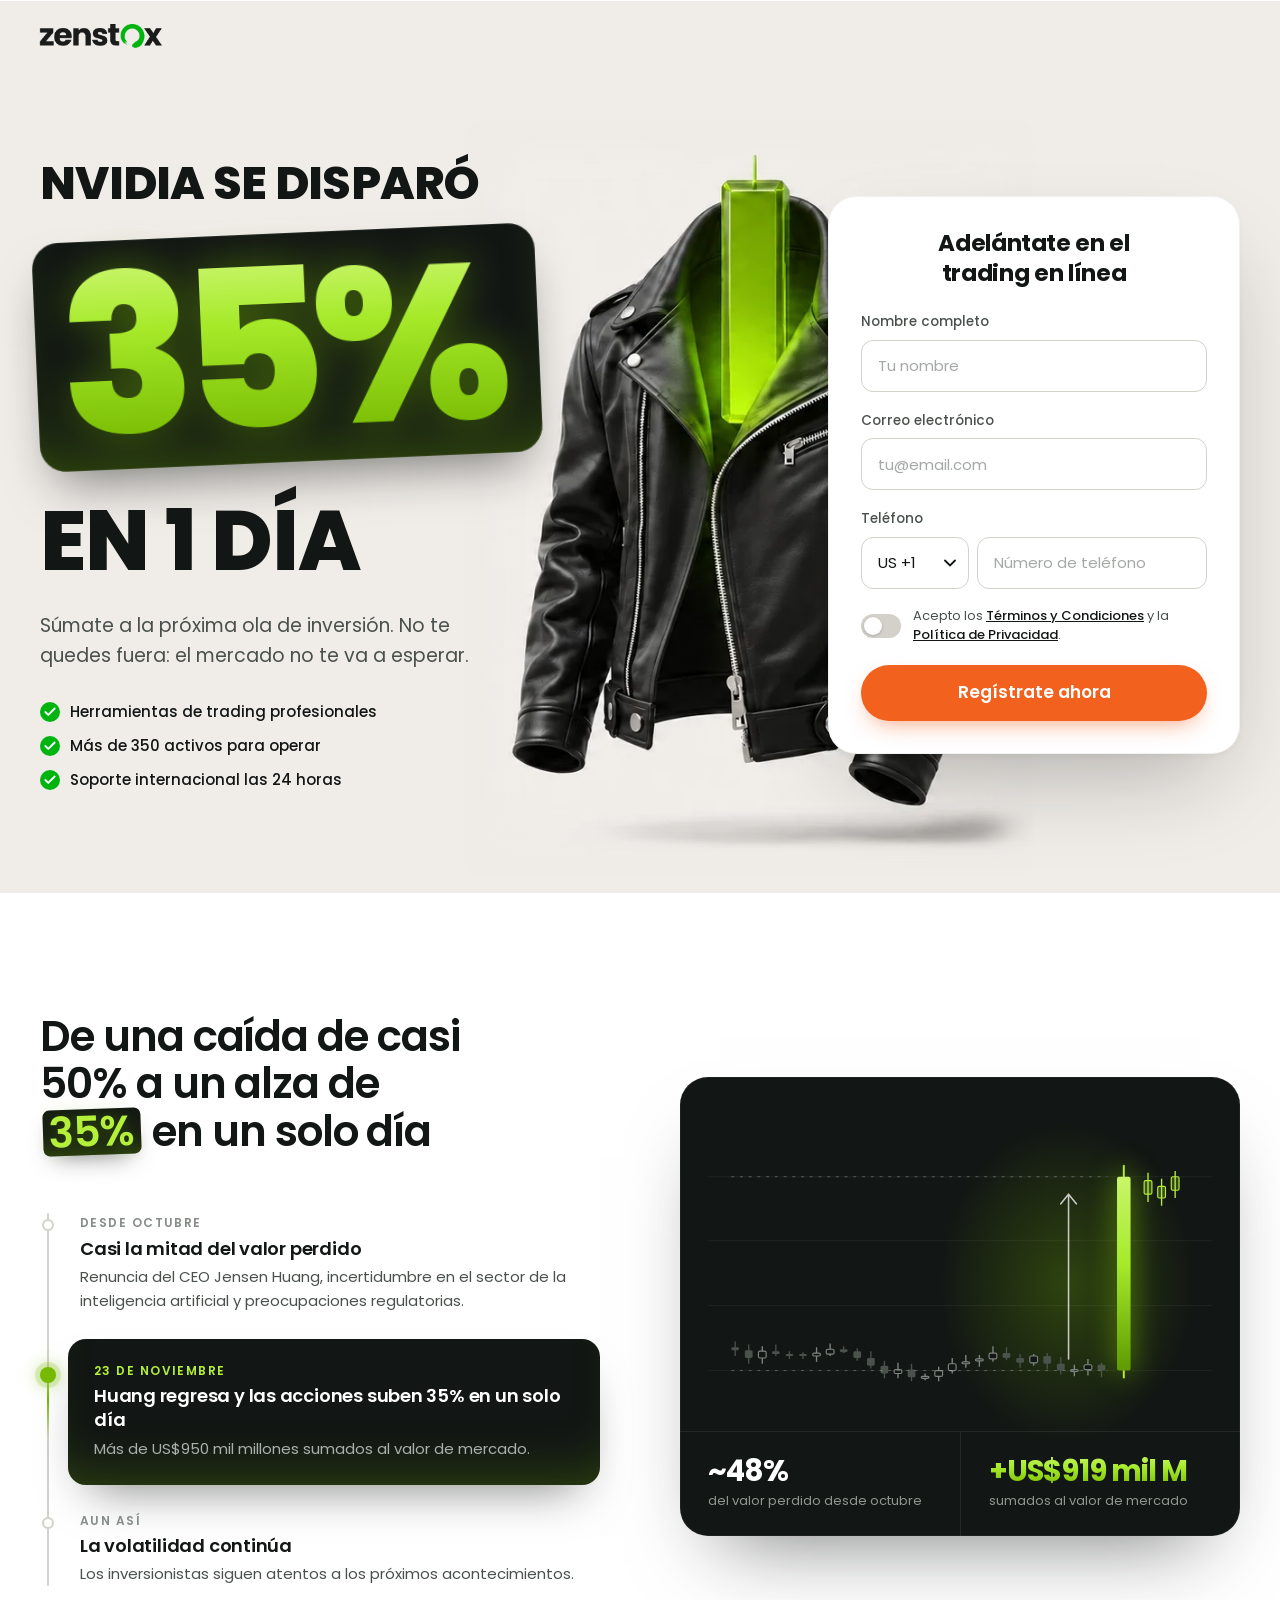
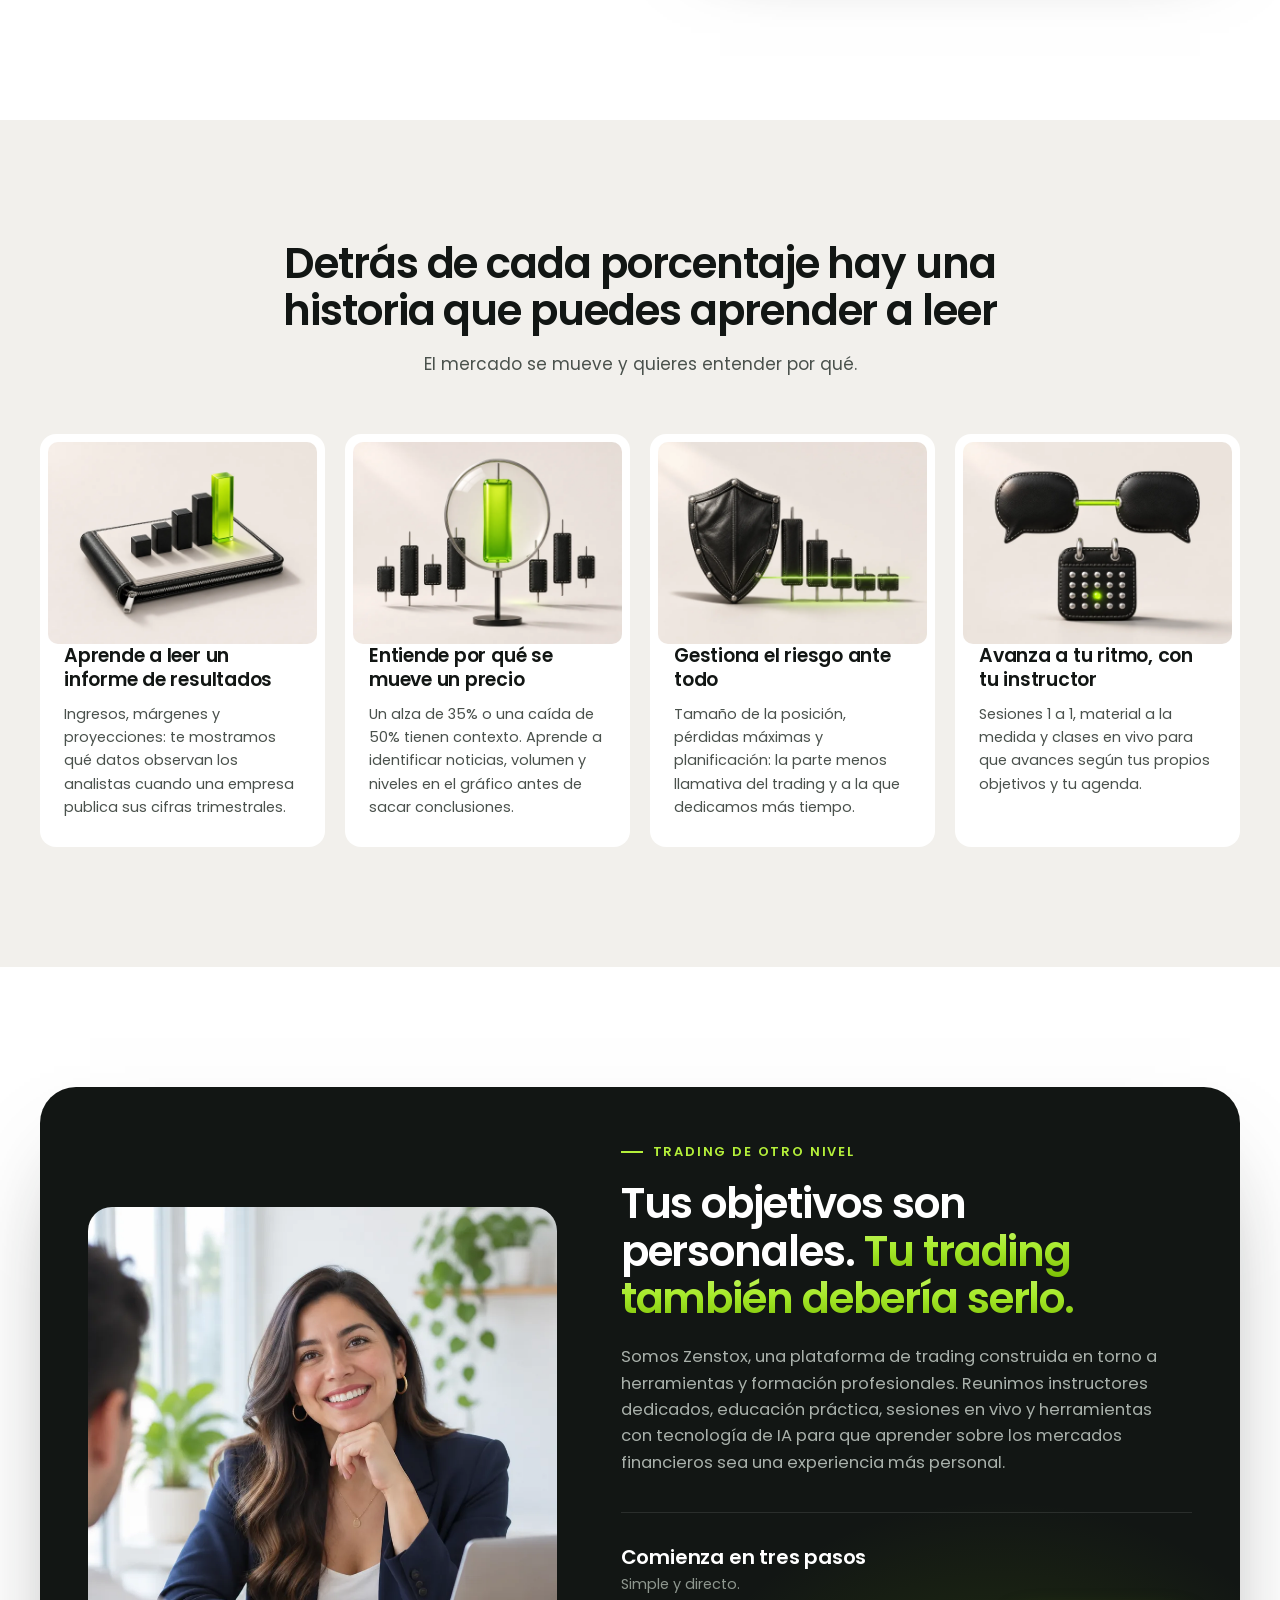
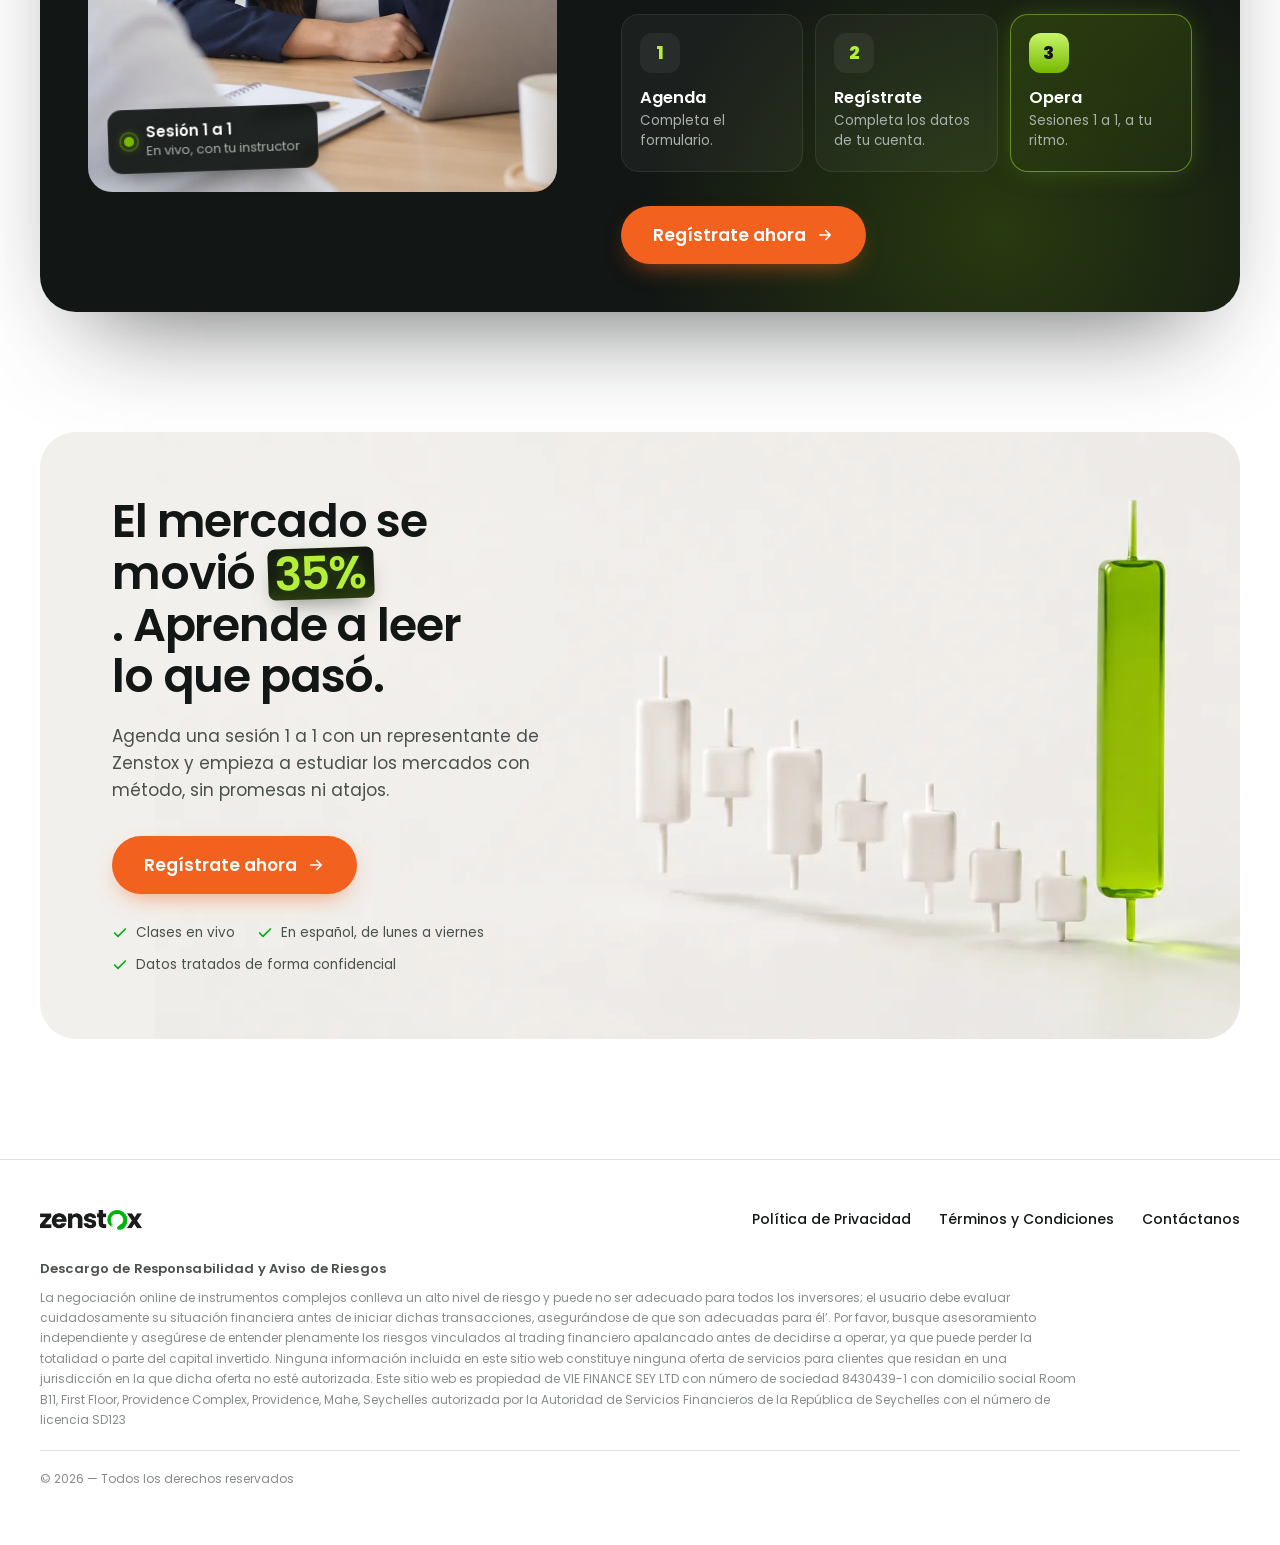
<file: index.html>
<!DOCTYPE html>
<html lang="es-419">
<head>
  <meta charset="utf-8">
  <meta name="viewport" content="width=device-width, initial-scale=1">
  <title>Zenstox | NVIDIA se disparó 35% en 1 día — regístrate ahora</title>
  <meta name="description" content="NVIDIA se disparó 35% en un solo día. Súmate a la próxima ola de inversión con Zenstox: herramientas de trading profesionales, más de 350 activos y soporte las 24 horas.">
  <meta name="theme-color" content="#ECE8E7">
  <link rel="icon" href="assets/favicon.png">
  <link rel="preconnect" href="https://fonts.googleapis.com">
  <link rel="preconnect" href="https://fonts.gstatic.com" crossorigin>
  <link href="https://fonts.googleapis.com/css2?family=Poppins:wght@400;500;600;700;800&display=swap" rel="stylesheet">
  <link rel="stylesheet" href="style.css">
  <link rel="preload" as="image" href="assets/img/hero-jacket.webp">
  <!-- adds "js" only when motion is wanted; without it everything stays visible and static -->
  <script>if(!matchMedia("(prefers-reduced-motion: reduce)").matches&&"IntersectionObserver" in window)document.documentElement.classList.add("js")</script>
</head>
<body>

  <svg width="0" height="0" style="position:absolute" aria-hidden="true" focusable="false">
    <symbol id="i-check" viewBox="0 0 24 24"><path d="M20 6 9 17l-5-5"/></symbol>
    <symbol id="i-arrow" viewBox="0 0 24 24"><path d="M5 12h14M13 6l6 6-6 6"/></symbol>
    <symbol id="i-up" viewBox="0 0 24 24"><path d="M7 17 17 7M8 7h9v9"/></symbol>
    <symbol id="i-shield" viewBox="0 0 24 24"><path d="M20 13c0 5-3.5 7.5-7.66 8.95a1 1 0 0 1-.67-.01C7.5 20.5 4 18 4 13V6a1 1 0 0 1 1-1c2 0 4.5-1.2 6.24-2.72a1.17 1.17 0 0 1 1.52 0C14.51 3.81 17 5 19 5a1 1 0 0 1 1 1z"/></symbol>
  </svg>

  <!-- ============ HEADER ============ -->
  <header class="site-header">
    <div class="container site-header__inner">
      <a class="logo" href="#" aria-label="Zenstox">
        <img src="assets/logo-zenstox.png" alt="Zenstox" width="122" height="24">
      </a>
    </div>
  </header>

  <main>

    <!-- ============ HERO ============ -->
    <!-- Same layout as the previous design: full-bleed background art, headline left, form card right.
         ART: cut-outs from assets/img/raw/hero-jacket-gpus.webp — hero-jacket.webp (between text and form),
         hero-gpu-a/b.webp (right of the form, wide screens only), hero-jacket-m.webp (mobile). -->
    <section class="hero">
      <div class="hero__bg" aria-hidden="true"></div>

      <div class="container hero__inner">
        <div class="hero__art" aria-hidden="true">
          <img class="hero__jacket" src="assets/img/hero-jacket.webp" alt="" width="630" height="835" fetchpriority="high">
          <img class="hero__gpu hero__gpu--a" src="assets/img/hero-gpu-a.webp" alt="" width="225" height="295">
          <img class="hero__gpu hero__gpu--b" src="assets/img/hero-gpu-b.webp" alt="" width="405" height="305">
        </div>
        <div class="hero__copy">
          <h1 class="h1" aria-label="NVIDIA se disparó 35% en 1 día">
            <span class="h1__pre" aria-hidden="true">NVIDIA se disparó</span>
            <span class="h1__num" aria-hidden="true"><span class="h1__val"><span class="h1__digits" data-count="35">35</span>%</span></span>
            <span class="h1__small" aria-hidden="true">en 1 día</span>
          </h1>
          <img class="hero__art-m" src="assets/img/hero-jacket-m.webp" alt="" width="630" height="835" aria-hidden="true">
          <p class="hero__lead">Súmate a la próxima ola de inversión. No te quedes fuera: el mercado no te va a esperar.</p>
          <ul class="checks">
            <li><svg class="icon" aria-hidden="true"><use href="#i-check"/></svg>Herramientas de trading profesionales</li>
            <li><svg class="icon" aria-hidden="true"><use href="#i-check"/></svg>Más de 350 activos para operar</li>
            <li><svg class="icon" aria-hidden="true"><use href="#i-check"/></svg>Soporte internacional las 24 horas</li>
          </ul>
        </div>

        <!-- DEV: visual only. Wire up action/method, validation and the full country list (design shows US +1). -->
        <form class="form" id="lead-form" action="#" method="post">
          <h2 class="form__title">Adelántate en el<br>trading en línea</h2>
          <div class="field">
            <label for="f-name">Nombre completo</label>
            <input class="input" id="f-name" name="name" type="text" placeholder="Tu nombre" autocomplete="name">
          </div>
          <div class="field">
            <label for="f-email">Correo electrónico</label>
            <input class="input" id="f-email" name="email" type="email" placeholder="tu@email.com" autocomplete="email">
          </div>
          <div class="field">
            <label for="f-phone">Teléfono</label>
            <div class="phone">
              <select class="input input--select" name="country" aria-label="Código de país">
                <option value="+1">US +1</option>
              </select>
              <input class="input" id="f-phone" name="phone" type="tel" placeholder="Número de teléfono" autocomplete="tel-national">
            </div>
          </div>
          <label class="consent">
            <input class="switch" type="checkbox" name="consent">
            <span>Acepto los <a href="https://latam.zenstox.live/assets/Zenstox/en/Documents/Terms_and_conditions_EN.pdf" target="_blank" rel="noopener">Términos y Condiciones</a> y la <a href="https://latam.zenstox.live/assets/Zenstox/en/Documents/Privacy_policy_EN.pdf" target="_blank" rel="noopener">Política de Privacidad</a>.</span>
          </label>
          <button class="btn btn--block btn--submit" type="submit">Regístrate ahora</button>
        </form>
      </div>
    </section>

    <!-- ============ STORY ============ -->
    <section class="story">
      <div class="container story__grid">

        <div class="story__copy">
          <h2 class="h2 reveal">De una caída de casi 50% a un alza de <mark class="hl">35%</mark> en un solo día</h2>

          <ol class="log">
            <li class="log__item reveal">
              <span class="log__date">Desde octubre</span>
              <div>
                <h3 class="log__title">Casi la mitad del valor perdido</h3>
                <p class="log__text">Renuncia del CEO Jensen Huang, incertidumbre en el sector de la inteligencia artificial y preocupaciones regulatorias.</p>
              </div>
            </li>
            <li class="log__item log__item--up reveal">
              <span class="log__date">23 de noviembre</span>
              <div>
                <h3 class="log__title">Huang regresa y las acciones suben 35% en un solo día</h3>
                <p class="log__text">Más de US$950 mil millones sumados al valor de mercado.</p>
              </div>
            </li>
            <li class="log__item reveal">
              <span class="log__date">Aun así</span>
              <div>
                <h3 class="log__title">La volatilidad continúa</h3>
                <p class="log__text">Los inversionistas siguen atentos a los próximos acontecimientos.</p>
              </div>
            </li>
          </ol>
        </div>

        <figure class="chart reveal">
          <svg class="chart__svg" viewBox="0 0 520 320" role="img" aria-label="Gráfico ilustrativo de velas: el precio baja lentamente y luego una sola vela sube cerca de 35%.">
            <defs><linearGradient id="spikeGrad" x1="0" y1="0" x2="0" y2="1"><stop offset="0" stop-color="#C8F56A"/><stop offset=".45" stop-color="#A6EA2A"/><stop offset="1" stop-color="#5E9A00"/></linearGradient></defs>
            <g class="chart__grid"><path d="M0 74H520M0 140H520M0 207H520M0 274H520"/></g>
            <g class="chart__past">
              <g class="cndl c-dn"><path d="M28 244V259"/><rect x="24" y="250" width="8" height="3" rx="1.5"/></g>
              <g class="cndl c-dn"><path d="M42 247V267"/><rect x="38" y="253" width="8" height="8" rx="1.5"/></g>
              <g class="cndl c-up"><path d="M56 249V267"/><rect x="52" y="254" width="8" height="7" rx="1.5"/></g>
              <g class="cndl c-dn"><path d="M70 247V259"/><rect x="66" y="254" width="8" height="3" rx="1.5"/></g>
              <g class="cndl c-dn"><path d="M84 254V262"/><rect x="80" y="257" width="8" height="2" rx="1.5"/></g>
              <g class="cndl c-dn"><path d="M98 255V262"/><rect x="94" y="257" width="8" height="2" rx="1.5"/></g>
              <g class="cndl c-up"><path d="M112 250V265"/><rect x="108" y="256" width="8" height="3" rx="1.5"/></g>
              <g class="cndl c-up"><path d="M126 246V259"/><rect x="122" y="252" width="8" height="5" rx="1.5"/></g>
              <g class="cndl c-dn"><path d="M140 249V256"/><rect x="136" y="252" width="8" height="3" rx="1.5"/></g>
              <g class="cndl c-dn"><path d="M154 251V264"/><rect x="150" y="254" width="8" height="7" rx="1.5"/></g>
              <g class="cndl c-dn"><path d="M168 254V272"/><rect x="164" y="261" width="8" height="8" rx="1.5"/></g>
              <g class="cndl c-dn"><path d="M182 264V282"/><rect x="178" y="269" width="8" height="8" rx="1.5"/></g>
              <g class="cndl c-up"><path d="M196 266V282"/><rect x="192" y="273" width="8" height="4" rx="1.5"/></g>
              <g class="cndl c-dn"><path d="M210 267V285"/><rect x="206" y="273" width="8" height="8" rx="1.5"/></g>
              <g class="cndl c-up"><path d="M224 277V284"/><rect x="220" y="280" width="8" height="2" rx="1.5"/></g>
              <g class="cndl c-up"><path d="M238 270V285"/><rect x="234" y="274" width="8" height="6" rx="1.5"/></g>
              <g class="cndl c-up"><path d="M252 261V277"/><rect x="248" y="267" width="8" height="7" rx="1.5"/></g>
              <g class="cndl c-up"><path d="M266 258V271"/><rect x="262" y="265" width="8" height="2" rx="1.5"/></g>
              <g class="cndl c-up"><path d="M280 258V270"/><rect x="276" y="262" width="8" height="2" rx="1.5"/></g>
              <g class="cndl c-up"><path d="M294 249V265"/><rect x="290" y="256" width="8" height="6" rx="1.5"/></g>
              <g class="cndl c-dn"><path d="M308 250V263"/><rect x="304" y="256" width="8" height="5" rx="1.5"/></g>
              <g class="cndl c-dn"><path d="M322 257V271"/><rect x="318" y="261" width="8" height="5" rx="1.5"/></g>
              <g class="cndl c-up"><path d="M336 257V269"/><rect x="332" y="259" width="8" height="7" rx="1.5"/></g>
              <g class="cndl c-dn"><path d="M350 256V273"/><rect x="346" y="259" width="8" height="8" rx="1.5"/></g>
              <g class="cndl c-dn"><path d="M364 260V278"/><rect x="360" y="267" width="8" height="7" rx="1.5"/></g>
              <g class="cndl c-up"><path d="M378 268V280"/><rect x="374" y="273" width="8" height="2" rx="1.5"/></g>
              <g class="cndl c-up"><path d="M392 262V279"/><rect x="388" y="268" width="8" height="5" rx="1.5"/></g>
              <g class="cndl c-dn"><path d="M406 266V281"/><rect x="402" y="268" width="8" height="6" rx="1.5"/></g>
            </g>
            <g class="chart__levels"><path d="M24 74H412M24 274H412"/></g>
            <g class="chart__spike">
              <path class="chart__wick" d="M429 62V282"/>
              <rect class="chart__body" x="422" y="74" width="14" height="200" rx="2"/>
            </g>
            <g class="chart__after">
              <g class="cndl c-hi"><path d="M454 70V100"/><rect x="450" y="78" width="8" height="14" rx="1.5"/></g>
              <g class="cndl c-hi"><path d="M468 76V104"/><rect x="464" y="84" width="8" height="12" rx="1.5"/></g>
              <g class="cndl c-hi"><path d="M482 68V96"/><rect x="478" y="74" width="8" height="14" rx="1.5"/></g>
            </g>
            <g class="chart__label">
              <path class="chart__arrow" d="M372 262V92M364 102l8-10 8 10"/>
            </g>
          </svg>
          <div class="chart__stats">
            <div class="stat">
              <p class="stat__value"><span data-count="50" data-prefix="~">~50</span>%</p>
              <p class="stat__label">del valor perdido desde octubre</p>
            </div>
            <div class="stat stat--up">
              <p class="stat__value">+US$<span data-count="950">950</span> mil&nbsp;M</p>
              <p class="stat__label">sumados al valor de mercado</p>
            </div>
          </div>
        </figure>

      </div>
    </section>

    <!-- ============ BENEFITS ============ -->
    <section class="benefits">
      <div class="container">
        <div class="section-head">
          <h2 class="h2 reveal">Detrás de cada porcentaje hay una historia que puedes aprender a leer</h2>
          <p class="section-head__sub reveal">El mercado se mueve y quieres entender por qué.</p>
        </div>

        <div class="benefits__grid">
          <article class="benefit reveal">
            <div class="benefit__img"><img src="assets/img/b1-report-dark.webp" alt="" width="1168" height="880" loading="lazy"></div>
            <h3 class="benefit__title">Aprende a leer un informe de resultados</h3>
            <p class="benefit__text">Ingresos, márgenes y proyecciones: te mostramos qué datos observan los analistas cuando una empresa publica sus cifras trimestrales.</p>
          </article>
          <article class="benefit reveal">
            <div class="benefit__img"><img src="assets/img/b2-lens-dark.webp" alt="" width="1168" height="880" loading="lazy"></div>
            <h3 class="benefit__title">Entiende por qué se mueve un precio</h3>
            <p class="benefit__text">Un alza de 35% o una caída de 50% tienen contexto. Aprende a identificar noticias, volumen y niveles en el gráfico antes de sacar conclusiones.</p>
          </article>
          <article class="benefit reveal">
            <div class="benefit__img"><img src="assets/img/b3-shield-dark.webp" alt="" width="1168" height="880" loading="lazy"></div>
            <h3 class="benefit__title">Gestiona el riesgo ante todo</h3>
            <p class="benefit__text">Tamaño de la posición, pérdidas máximas y planificación: la parte menos llamativa del trading y a la que dedicamos más tiempo.</p>
          </article>
          <article class="benefit reveal">
            <div class="benefit__img"><img src="assets/img/b4-bubbles-dark.webp" alt="" width="1168" height="880" loading="lazy"></div>
            <h3 class="benefit__title">Avanza a tu ritmo, con tu instructor</h3>
            <p class="benefit__text">Sesiones 1&nbsp;a&nbsp;1, material a la medida y clases en vivo para que avances según tus propios objetivos y tu agenda.</p>
          </article>
        </div>
      </div>
    </section>

    <!-- ============ ABOUT (instructor) ============ -->
    <section class="about">
      <div class="container">
       <div class="about__grid">
        <figure class="about__media reveal">
          <img src="assets/img/instructor.webp" alt="Instructora de Zenstox en una sesión 1 a 1 con un alumno" width="896" height="1120" loading="lazy">
          <figcaption class="about__chip"><i></i><span><b>Sesión 1&nbsp;a&nbsp;1</b>En vivo, con tu instructor</span></figcaption>
        </figure>
        <div class="about__content">
          <p class="eyebrow reveal">Trading de otro nivel</p>
          <h2 class="h2 h2--about reveal">Tus objetivos son personales. <span class="lime">Tu trading también debería serlo.</span></h2>
          <p class="about__text reveal">Somos Zenstox, una plataforma de trading construida en torno a herramientas y formación profesionales. Reunimos instructores dedicados, educación práctica, sesiones en vivo y herramientas con tecnología de IA para que aprender sobre los mercados financieros sea una experiencia más personal.</p>

          <div class="steps__head reveal">
            <h3 class="steps__title">Comienza en tres pasos</h3>
            <p class="steps__sub">Simple y directo.</p>
          </div>
          <ol class="steps reveal" aria-label="Comienza en tres pasos">
            <li class="step"><span class="step__n">1</span><div><h3 class="step__title">Agenda</h3><p class="step__text">Completa el formulario.</p></div></li>
            <li class="step"><span class="step__n">2</span><div><h3 class="step__title">Regístrate</h3><p class="step__text">Completa los datos de tu cuenta.</p></div></li>
            <li class="step step--goal"><span class="step__n">3</span><div><h3 class="step__title">Opera</h3><p class="step__text">Sesiones 1&nbsp;a&nbsp;1, a tu ritmo.</p></div></li>
          </ol>

          <a class="btn btn--lg reveal" href="#lead-form">Regístrate ahora<svg class="icon" aria-hidden="true"><use href="#i-arrow"/></svg></a>
        </div>
       </div>
      </div>
    </section>

    <!-- ============ FINAL CTA ============ -->
    <section class="cta">
      <div class="container">
        <div class="cta__panel reveal">
          <img class="cta__bg" src="assets/img/candles.webp" alt="" width="1344" height="752" loading="lazy">
          <div class="cta__content">
            <h2 class="h2 h2--cta">El mercado se movió <mark class="hl">35%</mark>. Aprende a leer lo que pasó.</h2>
            <p class="cta__text">Agenda una sesión 1&nbsp;a&nbsp;1 con un representante de Zenstox y empieza a estudiar los mercados con método, sin promesas ni atajos.</p>
            <a class="btn btn--lg" href="#lead-form">Regístrate ahora<svg class="icon" aria-hidden="true"><use href="#i-arrow"/></svg></a>
            <ul class="cta__points">
              <li><svg class="icon" aria-hidden="true"><use href="#i-check"/></svg>Clases en vivo</li>
              <li><svg class="icon" aria-hidden="true"><use href="#i-check"/></svg>En español, de lunes a viernes</li>
              <li><svg class="icon" aria-hidden="true"><use href="#i-check"/></svg>Datos tratados de forma confidencial</li>
            </ul>
          </div>
        </div>
      </div>
    </section>

  </main>

  <!-- ============ FOOTER ============ -->
  <!-- Legal copy supplied by the client (es-419), used verbatim. -->
  <footer class="site-footer">
    <div class="container">
      <div class="site-footer__top">
        <img src="assets/logo-zenstox.png" alt="Zenstox" width="102" height="20" loading="lazy">
        <nav class="site-footer__links" aria-label="Pie de página">
          <a href="https://latam.zenstox.live/assets/Zenstox/en/Documents/Privacy_policy_EN.pdf" target="_blank" rel="noopener">Política de Privacidad</a>
          <a href="https://latam.zenstox.live/assets/Zenstox/en/Documents/Terms_and_conditions_EN.pdf" target="_blank" rel="noopener">Términos y Condiciones</a>
          <a href="https://www.zenstox.com/company/contact-us/" target="_blank" rel="noopener">Contáctanos</a>
        </nav>
      </div>
      <h2 class="site-footer__title">Descargo de Responsabilidad y Aviso de Riesgos</h2>
      <p class="site-footer__legal">La negociación online de instrumentos complejos conlleva un alto nivel de riesgo y puede no ser adecuado para todos los inversores; el usuario debe evaluar cuidadosamente su situación financiera antes de iniciar dichas transacciones, asegurándose de que son adecuadas para él’. Por favor, busque asesoramiento independiente y asegúrese de entender plenamente los riesgos vinculados al trading financiero apalancado antes de decidirse a operar, ya que puede perder la totalidad o parte del capital invertido. Ninguna información incluida en este sitio web constituye ninguna oferta de servicios para clientes que residan en una jurisdicción en la que dicha oferta no esté autorizada. Este sitio web es propiedad de VIE FINANCE SEY LTD con número de sociedad 8430439-1 con domicilio social Room B11, First Floor, Providence Complex, Providence, Mahe, Seychelles autorizada por la Autoridad de Servicios Financieros de la República de Seychelles con el número de licencia SD123</p>
      <p class="site-footer__copy">© 2026 — Todos los derechos reservados</p>
    </div>
  </footer>

  <div class="sticky-cta" aria-hidden="true"><a class="btn btn--block" href="#lead-form" tabindex="-1">Regístrate ahora</a></div>

  <script src="script.js" defer></script>
</body>
</html>
</file>
<file: style.css>
/* =========================================================
   Zenstox — NVIDIA +35% landing (light redesign, es-419)
   Colour roles (keep them separate so the page is not "all green"):
   - ink ........ typography, structure, dark accents
   - orange ..... every call to action, nothing else
   - nv (lime) .. market data only: 35%, candles, chart, highlighter
   - zx (green) . Zenstox brand only: logo, trust ticks, focus, live dots
   - stone ...... matches the studio photo backdrop so images blend in
   ========================================================= */

:root {
  --paper: #FFFFFF;
  --stone: #F2F0EC;
  --stone-2: #E9E7E1;
  --line: #E2E0DA;
  --line-2: #D3D1CA;

  --ink: #121614;
  --ink-2: #4A514C;
  --ink-3: #868C87;

  --nv: #76B900;          /* NVIDIA-style lime: data only */
  --nv-soft: #D9F0A8;     /* highlighter */
  --nv-ink: #3F6B00;      /* lime as text on white (AA large) */

  --zx: #00B410;          /* Zenstox brand green */

  --orange: #F2611D;
  --orange-hi: #FF7A3A;
  --orange-ink: #FFFFFF;

  --radius-s: 10px;
  --radius-m: 16px;
  --radius-l: 28px;
  --pill: 999px;

  --shadow-card: 0 1px 2px rgba(18, 22, 20, .04), 0 12px 32px -12px rgba(18, 22, 20, .12);
  --shadow-lift: 0 2px 4px rgba(18, 22, 20, .05), 0 24px 60px -20px rgba(18, 22, 20, .22);

  --font: "Poppins", system-ui, -apple-system, "Segoe UI", sans-serif;

  --container: 1240px;
  --gutter: 40px;
  --section: 120px;
}

*, *::before, *::after { box-sizing: border-box; }
html { -webkit-text-size-adjust: 100%; scroll-behavior: smooth; scroll-padding-top: 88px; }
body {
  margin: 0;
  background: var(--paper);
  color: var(--ink);
  font-family: var(--font);
  font-size: 16px;
  line-height: 1.6;
  -webkit-font-smoothing: antialiased;
  text-rendering: optimizeLegibility;
}
img { display: block; max-width: 100%; height: auto; }
a { color: inherit; }
h1, h2, h3, p, figure, ol, ul { margin: 0; }
ol, ul { padding: 0; list-style: none; }
mark { background: none; color: inherit; }

.container { width: 100%; max-width: calc(var(--container) + var(--gutter) * 2); margin: 0 auto; padding: 0 var(--gutter); }

.icon { width: 18px; height: 18px; flex: none; fill: none; stroke: currentColor; stroke-width: 2.2; stroke-linecap: round; stroke-linejoin: round; }

/* ---------- type ---------- */
.eyebrow {
  display: inline-flex; align-items: center; gap: 10px;
  font-size: 13px; font-weight: 600; letter-spacing: .14em; text-transform: uppercase;
  color: var(--ink-2);
  margin-bottom: 18px;
}
.eyebrow::before { content: ""; width: 22px; height: 2px; background: var(--ink); }

.h2 {
  font-size: clamp(30px, 3.3vw, 46px);
  line-height: 1.12;
  font-weight: 600;
  letter-spacing: -.025em;
  text-wrap: balance;
}
.muted { color: var(--ink-3); }

/* inline "ticker plate" for key numbers — same language as the hero 35% */
.hl {
  display: inline-block;
  padding: .04em .16em .06em .13em;
  margin: 0 .06em;
  line-height: 1;
  color: #B4EF3A;
  background: var(--ink);
  border-radius: .16em;
  transform: rotate(-2deg);
  box-shadow: 0 12px 24px -12px rgba(18, 22, 20, .55), inset 0 -14px 22px -14px rgba(118, 185, 0, .45);
  text-shadow: 0 0 18px rgba(118, 185, 0, .45);
}

/* ---------- buttons ---------- */
.btn {
  --h: 52px;
  display: inline-flex; align-items: center; justify-content: center; gap: 10px;
  height: var(--h);
  padding: 0 26px;
  border: 0; border-radius: var(--pill);
  background: var(--orange);
  color: var(--orange-ink);
  font: 600 16px/1 var(--font);
  text-decoration: none;
  cursor: pointer;
  white-space: nowrap;
  box-shadow: 0 10px 24px -10px rgba(242, 97, 29, .65);
  transition: transform .15s ease, background-color .15s ease, box-shadow .15s ease;
}
.btn:hover { background: var(--orange-hi); transform: translateY(-1px); box-shadow: 0 14px 28px -10px rgba(242, 97, 29, .7); }
.btn:focus-visible { outline: 3px solid var(--ink); outline-offset: 3px; }
.btn .icon { width: 18px; height: 18px; transition: transform .15s ease; }
.btn:hover .icon { transform: translateX(3px); }
.btn--sm { --h: 42px; padding: 0 20px; font-size: 14px; box-shadow: none; }
.btn--lg { --h: 58px; padding: 0 32px; font-size: 17px; }
.btn--block { width: 100%; }

/* ---------- header ---------- */
.site-header {
  position: sticky; top: 0; z-index: 30;
  background: transparent;
  border-bottom: 1px solid transparent;
  transition: border-color .2s ease, background-color .2s ease;
}
.site-header.is-scrolled { border-bottom-color: var(--line); background: rgba(255, 255, 255, .9); backdrop-filter: saturate(1.4) blur(14px); -webkit-backdrop-filter: saturate(1.4) blur(14px); }
.site-header__inner { display: flex; align-items: center; justify-content: space-between; height: 72px; }
.logo img { width: 122px; height: auto; }

/* =========================================================
   HERO — same structure as the previous design:
   full-bleed background art, headline left, form card right.
   Art: cut-outs in assets/img/hero-jacket*.webp + hero-gpu-a/b.webp (source: raw/hero-jacket-gpus.webp)
   ========================================================= */
/* --hero-tone = backdrop colour of the hero photo, so the cut-out edges never show a seam */
.hero { --hero-tone: #F0ECE8; position: relative; overflow: hidden; background: var(--hero-tone); margin-top: -72px; padding-top: 72px; }
.hero__bg {
  position: absolute; inset: 0;
  background: var(--hero-tone);
  pointer-events: none;
}
/* art layer: positioned inside the container so it always sits in the gap between text and form */
.hero__art { position: absolute; inset: 0; pointer-events: none; z-index: 0; }
.hero__copy, .form { position: relative; z-index: 1; }
.hero__jacket {
  position: absolute; left: 58.5%; top: 50%;
  height: min(92%, 780px); width: auto; max-width: none;
  transform: translate(-50%, -48%);
}
.hero__gpu { position: absolute; width: auto; max-width: none; display: none; }
.hero__gpu--a { height: 210px; left: calc(100% + 10px); top: 9%; transform: rotate(4deg); }
.hero__gpu--b { height: 220px; left: calc(100% - 30px); bottom: 10%; }
@media (min-width: 1600px) { .hero__gpu { display: block; } }
.hero__inner {
  position: relative; z-index: 1;
  min-height: 820px;
  display: flex; align-items: center; justify-content: space-between; gap: 40px;
  padding-block: 56px 72px;
}
.hero__copy { display: flex; flex-direction: column; gap: 28px; width: 600px; max-width: 52%; }

.h1 { display: flex; flex-direction: column; align-items: flex-start; font-weight: 800; text-transform: uppercase; letter-spacing: -.03em; }
.h1__pre { font-size: 46px; line-height: 1.12; }
/* 35% = ticker-style plate: dark ink backing (echoes the black jacket) + bright NVIDIA lime digits */
.h1__num {
  position: relative;
  display: inline-flex; align-items: center;
  font-size: 220px; line-height: .86;
  margin: 34px 0 26px -.02em;
  padding: .1em .13em .08em .11em;
  background: var(--ink);
  border-radius: .12em;
  transform: rotate(-2.5deg);
  transform-origin: left center;
  box-shadow: 0 26px 50px -18px rgba(18, 22, 20, .55), inset 0 0 0 1px rgba(255,255,255,.06), inset 0 -40px 60px -30px rgba(118, 185, 0, .35);
}
.h1__val {
  font-variant-numeric: tabular-nums;
  letter-spacing: -.065em;
  white-space: nowrap;
  padding-right: .06em; /* keeps the "%" edge inside the clip box */
  background: linear-gradient(180deg, #C8F56A 0%, #A6EA2A 35%, #76B900 100%);
  -webkit-background-clip: text;
  background-clip: text;
  -webkit-text-fill-color: transparent;
  color: var(--nv);
  filter: drop-shadow(0 0 22px rgba(118, 185, 0, .45));
}
.h1__tag {
  position: absolute; left: .11em; top: .045em;
  font-size: .07em; line-height: 1; font-weight: 700; letter-spacing: .08em;
  color: var(--nv);
}
.h1__small { font-size: 84px; line-height: 1; }

.hero__art-m { display: none; }
.hero__lead { max-width: 450px; font-size: 19px; line-height: 1.6; color: var(--ink-2); }

.checks { display: flex; flex-direction: column; gap: 10px; }
.checks li { display: flex; align-items: center; gap: 10px; font-size: 15px; font-weight: 500; color: var(--ink); }
.checks .icon { width: 20px; height: 20px; padding: 3px; border-radius: 50%; background: var(--zx); color: #fff; stroke-width: 3.2; }

/* ---------- form card ---------- */
.form {
  position: relative;
  flex: none;
  width: 412px;
  display: flex; flex-direction: column; gap: 18px;
  padding: 32px;
  background: #FFFFFF;
  border: 1px solid rgba(18, 22, 20, .06);
  border-radius: var(--radius-l);
  box-shadow: 0 2px 6px rgba(18,22,20,.04), 0 40px 90px -30px rgba(18, 22, 20, .32);
}
.form__title { text-align: center; font-size: 23px; font-weight: 700; line-height: 1.3; letter-spacing: -.015em; margin-bottom: 4px; }
.field { display: flex; flex-direction: column; gap: 7px; min-width: 0; }
.field label { font-size: 13.5px; font-weight: 500; color: var(--ink-2); }
.input {
  width: 100%; height: 52px;
  padding: 0 16px;
  border: 1px solid var(--line-2);
  border-radius: 12px;
  background: var(--paper);
  color: var(--ink);
  font: 400 15px/1 var(--font);
  transition: border-color .15s ease, box-shadow .15s ease;
}
.input::placeholder { color: #A4A9A5; }
.input:hover { border-color: #B9BDB8; }
.input:focus { outline: none; border-color: var(--zx); box-shadow: 0 0 0 4px rgba(0, 180, 16, .14); }
.phone { display: grid; grid-template-columns: 108px 1fr; gap: 8px; }
.input--select {
  appearance: none; -webkit-appearance: none;
  padding-right: 28px;
  background-image: url("data:image/svg+xml,%3Csvg xmlns='http://www.w3.org/2000/svg' width='12' height='8' fill='none' stroke='%23121614' stroke-width='1.8' stroke-linecap='round'%3E%3Cpath d='M1 1.5l5 5 5-5'/%3E%3C/svg%3E");
  background-repeat: no-repeat; background-position: right 12px center;
  cursor: pointer;
}
.btn--submit { --h: 56px; font-size: 17px; margin-top: 2px; }

.consent { display: flex; align-items: center; gap: 12px; font-size: 13px; line-height: 1.45; color: var(--ink-2); cursor: pointer; }
.consent a { color: var(--ink); font-weight: 500; }
.switch {
  appearance: none; -webkit-appearance: none;
  flex: none; position: relative;
  width: 40px; height: 24px; margin: 0;
  border-radius: var(--pill);
  background: var(--line-2);
  cursor: pointer;
  transition: background-color .2s ease;
}
.switch::after {
  content: ""; position: absolute; top: 3px; left: 3px;
  width: 18px; height: 18px; border-radius: 50%;
  background: #fff; box-shadow: 0 1px 3px rgba(0,0,0,.2);
  transition: transform .2s ease;
}
.switch:checked { background: var(--zx); }
.switch:checked::after { transform: translateX(16px); }
.switch:focus-visible { outline: 3px solid var(--ink); outline-offset: 2px; }

/* =========================================================
   TAPE
   ========================================================= */
.tape {
  margin-top: 0;
  background: var(--ink);
  color: #C9CEC9;
  overflow: hidden;
  font-size: 14px; font-weight: 500;
}
.tape__track { display: flex; width: max-content; animation: tape 38s linear infinite; }
.tape span { display: inline-flex; align-items: center; gap: 8px; padding: 16px 30px; white-space: nowrap; position: relative; }
.tape span::after { content: ""; position: absolute; right: 0; top: 50%; width: 4px; height: 4px; border-radius: 50%; background: #4A514C; transform: translate(50%, -50%); }
.tape b { color: #fff; font-weight: 600; }
.tape b.up { color: var(--nv); }
.tape b.dn { color: #FF8A7A; }
@keyframes tape { to { transform: translateX(-50%); } }

/* =========================================================
   STORY
   ========================================================= */
.story { padding: var(--section) 0; }
.story__grid { display: grid; grid-template-columns: minmax(0, 1fr) minmax(0, 1fr); gap: 80px; align-items: center; }
.story .h2 { max-width: 540px; }

/* timeline: thin rail + dots; the key day is a dark plate card */
.log { position: relative; margin-top: 44px; display: grid; gap: 6px; }
.log::before { content: ""; position: absolute; left: 7px; top: 14px; bottom: 14px; width: 2px; border-radius: 2px; background: linear-gradient(var(--line-2), var(--line-2) 40%, var(--nv) 50%, var(--line-2) 60%); }
.log__item { position: relative; display: block; padding: 14px 20px 14px 40px; border-radius: 18px; }
.log__item::before {
  content: ""; position: absolute; left: 2px; top: 20px;
  width: 12px; height: 12px; border-radius: 50%;
  background: var(--paper); border: 2px solid var(--line-2);
}
.log__date { display: block; margin-bottom: 4px; font-size: 12px; font-weight: 600; letter-spacing: .12em; text-transform: uppercase; color: var(--ink-3); }
.log__title { font-size: 18px; font-weight: 600; line-height: 1.35; letter-spacing: -.012em; margin-bottom: 4px; }
.log__text { font-size: 15px; color: var(--ink-2); line-height: 1.6; }

.log__item--up {
  margin: 6px 0 6px 28px; padding: 22px 26px 24px;
  background: var(--ink);
  box-shadow: 0 24px 48px -22px rgba(18, 22, 20, .55), inset 0 -40px 60px -40px rgba(118, 185, 0, .35);
  transform: rotate(-1deg);
}
.log__item--up::before {
  left: -28px; top: 28px; width: 16px; height: 16px; border: 0;
  background: var(--nv);
  box-shadow: 0 0 0 5px rgba(118, 185, 0, .18), 0 0 18px rgba(118, 185, 0, .8);
}
.log__item--up .log__date { color: #B4EF3A; }
.log__item--up .log__title { color: #fff; }
.log__item--up .log__text { color: #A9B1AB; }

/* chart: dark terminal card */
.chart {
  position: relative;
  padding: 28px 28px 0;
  background: var(--ink);
  border-radius: var(--radius-l);
  box-shadow: 0 40px 80px -40px rgba(18, 22, 20, .6), inset 0 0 0 1px rgba(255, 255, 255, .05);
  overflow: hidden;
}
.chart::before { /* soft lime light behind the spike */
  content: ""; position: absolute; right: 8%; top: 10%; width: 46%; height: 70%;
  background: radial-gradient(closest-side, rgba(118, 185, 0, .28), transparent);
  pointer-events: none;
}
.chart__svg { position: relative; display: block; width: 100%; height: auto; overflow: visible; }
.chart__grid path { stroke: rgba(255, 255, 255, .06); stroke-width: 1; }
.chart__levels path { stroke: rgba(255, 255, 255, .28); stroke-width: 1; stroke-dasharray: 3 6; }
.cndl path { stroke-width: 1.4; }
.c-dn rect { fill: #4A524C; } .c-dn path { stroke: #4A524C; }
.c-up rect { fill: var(--ink); stroke: #7D857F; stroke-width: 1.2; } .c-up path { stroke: #7D857F; }
.c-hi rect { fill: rgba(180, 239, 58, .22); stroke: #B4EF3A; stroke-width: 1.2; } .c-hi path { stroke: #B4EF3A; }
.chart__spike { filter: drop-shadow(0 0 14px rgba(118, 185, 0, .75)); }
.chart__wick { stroke: #B4EF3A; stroke-width: 2; }
.chart__body { fill: url(#spikeGrad); }
.chart__arrow { fill: none; stroke: rgba(255, 255, 255, .75); stroke-width: 1.6; stroke-linecap: round; stroke-linejoin: round; }

.chart__stats { position: relative; display: grid; grid-template-columns: 1fr 1fr; margin: 16px -28px 0; border-top: 1px solid rgba(255, 255, 255, .08); }
.stat { padding: 22px 28px 26px; }
.stat + .stat { border-left: 1px solid rgba(255, 255, 255, .08); }
.stat__value { font-size: clamp(24px, 2.3vw, 32px); font-weight: 700; letter-spacing: -.03em; line-height: 1.15; font-variant-numeric: tabular-nums; white-space: nowrap; color: #fff; }
.stat--up .stat__value {
  background: linear-gradient(180deg, #C8F56A 0%, #A6EA2A 40%, #76B900 100%);
  -webkit-background-clip: text; background-clip: text;
  -webkit-text-fill-color: transparent; color: #A6EA2A;
}
.stat__label { margin-top: 4px; font-size: 13px; color: #8E978F; line-height: 1.45; }

/* =========================================================
   BENEFITS
   ========================================================= */
.benefits { padding: var(--section) 0; background: var(--stone); }
.section-head { max-width: 760px; margin: 0 auto 56px; text-align: center; display: flex; flex-direction: column; align-items: center; }
.section-head__sub { margin-top: 16px; font-size: 17px; color: var(--ink-2); }
.benefits__grid { display: grid; grid-template-columns: repeat(4, minmax(0, 1fr)); gap: 20px; }
.benefit {
  position: relative;
  display: flex; flex-direction: column;
  padding: 0 0 28px;
  background: var(--paper);
  border-radius: var(--radius-m);
  overflow: hidden;
  transition: transform .25s ease, box-shadow .25s ease;
}
.benefit:hover { transform: translateY(-4px); box-shadow: var(--shadow-lift); }
.benefit__img { background: var(--stone); aspect-ratio: 4 / 3; overflow: hidden; margin: 8px 8px 0; border-radius: 10px; }
.benefit__img img { width: 100%; height: 100%; object-fit: cover; transition: transform .6s ease; }
.benefit:hover .benefit__img img { transform: scale(1.04); }
.benefit__num { margin: 22px 24px 10px; font-size: 13px; font-weight: 600; color: var(--ink-3); font-variant-numeric: tabular-nums; }
.benefit__title { margin: 0 24px 10px; font-size: 19px; font-weight: 600; line-height: 1.3; letter-spacing: -.012em; }
.benefit__text { margin: 0 24px; font-size: 14.5px; color: var(--ink-2); line-height: 1.6; }

/* =========================================================
   ABOUT + STEPS
   ========================================================= */
.about { padding: var(--section) 0; }
/* dark panel — same ink + lime language as the hero plate, story card and chart */
.about__grid {
  position: relative;
  display: grid; grid-template-columns: minmax(0, .82fr) minmax(0, 1fr); gap: 64px; align-items: center;
  padding: 48px;
  background: var(--ink);
  border-radius: 36px;
  overflow: hidden;
  box-shadow: 0 50px 100px -50px rgba(18, 22, 20, .7);
}
.about__grid::before { /* soft lime light, bottom right */
  content: ""; position: absolute; right: -10%; bottom: -30%; width: 60%; height: 80%;
  background: radial-gradient(closest-side, rgba(118, 185, 0, .22), transparent);
  pointer-events: none;
}
.about__media { position: relative; }
.about__media img { width: 100%; aspect-ratio: 4 / 5; object-fit: cover; border-radius: 24px; }
.about__chip {
  position: absolute; left: 20px; bottom: 22px;
  display: flex; align-items: center; gap: 12px;
  padding: 13px 18px 13px 16px;
  background: rgba(18, 22, 20, .92);
  backdrop-filter: blur(8px);
  border-radius: 14px;
  box-shadow: 0 16px 30px -14px rgba(0, 0, 0, .6), inset 0 0 0 1px rgba(255, 255, 255, .06);
  transform: rotate(-2deg);
  font-size: 13px; color: #A9B1AB; line-height: 1.35;
}
.about__chip span { display: flex; flex-direction: column; }
.about__chip b { font-size: 15px; color: #fff; font-weight: 600; }
.about__chip i { position: relative; width: 10px; height: 10px; border-radius: 50%; background: var(--nv); box-shadow: 0 0 12px rgba(118, 185, 0, .9); }
.about__chip i::after { content: ""; position: absolute; inset: -5px; border-radius: 50%; border: 2px solid var(--nv); opacity: .35; animation: live 2s ease-out infinite; }
@keyframes live { from { transform: scale(.6); opacity: .6; } to { transform: scale(1.6); opacity: 0; } }

.about__content { position: relative; }
.about .eyebrow { color: #B4EF3A; }
.about .eyebrow::before { background: #B4EF3A; }
.h2--about { max-width: 580px; color: #fff; }
.lime {
  background: linear-gradient(180deg, #C8F56A 0%, #A6EA2A 45%, #76B900 100%);
  -webkit-background-clip: text; background-clip: text;
  -webkit-text-fill-color: transparent; color: #A6EA2A;
}
.about__text { margin-top: 22px; max-width: 560px; font-size: 16.5px; color: #A9B1AB; }

.steps__head { margin-top: 36px; padding-top: 28px; border-top: 1px solid rgba(255, 255, 255, .1); }
.steps__title { font-size: 20px; font-weight: 600; letter-spacing: -.01em; color: #fff; }
.steps__sub { font-size: 14.5px; color: #8E978F; }
.steps { margin: 18px 0 34px; display: grid; grid-template-columns: repeat(3, minmax(0, 1fr)); gap: 12px; }
.step {
  position: relative;
  display: flex; flex-direction: column; gap: 14px;
  padding: 18px 18px 20px;
  background: rgba(255, 255, 255, .04);
  border: 1px solid rgba(255, 255, 255, .08);
  border-radius: 18px;
}
.step__n {
  display: grid; place-items: center;
  width: 40px; height: 40px; border-radius: 12px;
  background: rgba(255, 255, 255, .06);
  font-weight: 800; font-size: 18px; color: #B4EF3A;
}
.step--goal { border-color: rgba(180, 239, 58, .45); background: linear-gradient(180deg, rgba(118, 185, 0, .16), rgba(118, 185, 0, .04)); box-shadow: 0 0 30px -10px rgba(118, 185, 0, .55); }
.step--goal .step__n { background: linear-gradient(180deg, #C8F56A, #76B900); color: var(--ink); }
.step__title { font-size: 16.5px; font-weight: 600; line-height: 1.3; color: #fff; }
.step__text { margin-top: 2px; font-size: 13.5px; color: #A9B1AB; line-height: 1.5; }

/* =========================================================
   FINAL CTA
   ========================================================= */
.cta { padding: 0 0 var(--section); }
.cta__panel {
  position: relative;
  min-height: 520px;
  display: flex; align-items: center;
  background: var(--stone);
  border-radius: 36px;
  overflow: hidden;
}
.cta__bg { position: absolute; right: 0; bottom: 0; height: 100%; width: auto; max-width: none; object-fit: cover; object-position: right bottom; }
.cta__content { position: relative; z-index: 1; max-width: 600px; padding: 64px 72px; }
.h2--cta { font-size: clamp(32px, 3.6vw, 52px); }
.cta__text { margin: 20px 0 32px; font-size: 17px; color: var(--ink-2); max-width: 500px; }
.cta__points { display: flex; flex-wrap: wrap; gap: 10px 22px; margin-top: 28px; }
.cta__points li { display: flex; align-items: center; gap: 8px; font-size: 13.5px; color: var(--ink-2); }
.cta__points .icon { width: 16px; height: 16px; color: var(--zx); stroke-width: 2.6; }

/* =========================================================
   FOOTER
   ========================================================= */
.site-footer { padding: 48px 0 56px; border-top: 1px solid var(--line); background: var(--paper); }
.site-footer__top { display: flex; align-items: center; justify-content: space-between; gap: 24px; flex-wrap: wrap; margin-bottom: 28px; }
.site-footer__top img { width: 102px; }
.site-footer__links { display: flex; flex-wrap: wrap; gap: 8px 28px; }
.site-footer__links a { font-size: 14px; font-weight: 500; text-decoration: none; color: var(--ink); }
.site-footer__links a:hover { text-decoration: underline; }
.site-footer__legal { font-size: 12px; line-height: 1.7; color: var(--ink-3); max-width: 1040px; }
.site-footer__legal + .site-footer__legal { margin-top: 12px; }
.site-footer__title { margin-bottom: 8px; font-size: 13px; font-weight: 600; color: var(--ink-2); letter-spacing: .01em; }
.site-footer__copy { margin-top: 20px; padding-top: 18px; border-top: 1px solid var(--line); font-size: 12px; color: var(--ink-3); }

/* ---------- sticky CTA (mobile) ---------- */
.sticky-cta { display: none; }

/* =========================================================
   MOTION (only with html.js — see inline script)
   ========================================================= */
.js .reveal { opacity: 0; transform: translateY(22px); transition: opacity .7s ease, transform .7s cubic-bezier(.2,.7,.2,1); transition-delay: var(--d, 0ms); }
.js .reveal.is-in { opacity: 1; transform: none; }

.js .h1__pre, .js .h1__small, .js .hero__lead, .js .checks, .js .form { animation: rise .7s cubic-bezier(.2,.7,.2,1) both; }
.js .h1__small { animation-delay: .45s; }
.js .hero__lead { animation-delay: .6s; }
.js .checks { animation-delay: .72s; }
.js .form { animation-delay: .35s; }
.js .h1__num { animation: plate-in .9s cubic-bezier(.2,1.2,.3,1) .12s both; }
@keyframes plate-in { from { opacity: 0; translate: 0 24px; rotate: 4deg; } to { opacity: 1; translate: 0 0; rotate: 0deg; } }
.js .hero__jacket, .js .hero__gpu { animation: art-in 1.2s cubic-bezier(.2,.7,.2,1) .15s both; }
.js .hero__gpu--a { animation-delay: .5s; } .js .hero__gpu--b { animation-delay: .65s; }
@keyframes art-in { from { opacity: 0; translate: 0 24px; } to { opacity: 1; translate: 0 0; } }
@keyframes rise { from { opacity: 0; transform: translateY(18px); } to { opacity: 1; transform: none; } }
@keyframes bar { from { transform: scaleX(0); } to { transform: scaleX(1); } }

.js .hl { opacity: 0; scale: .85; transition: opacity .5s ease .4s, scale .6s cubic-bezier(.2,1.4,.3,1) .4s; }
.js .is-in .hl, .js .hl.is-in { opacity: 1; scale: 1; }

/* chart draw */
.js .chart .chart__past .cndl { opacity: 0; transition: opacity .3s ease; }
.js .chart .chart__body { transform: scaleY(0); transform-origin: 50% 274px; transform-box: view-box; transition: transform 1s cubic-bezier(.7,0,.2,1) 1s; }
.js .chart .chart__wick, .js .chart .chart__after, .js .chart .chart__label, .js .chart .chart__levels { opacity: 0; transition: opacity .5s ease 1.8s; }
.js .chart.is-in .chart__past .cndl { opacity: 1; }
.js .chart.is-in .chart__body { transform: none; }
.js .chart.is-in .chart__wick, .js .chart.is-in .chart__after, .js .chart.is-in .chart__label, .js .chart.is-in .chart__levels { opacity: 1; }

@media (prefers-reduced-motion: reduce) {
  .tape__track { animation: none; }
  .about__chip i::after { animation: none; }
}

/* =========================================================
   TABLET  (768–1199)
   ========================================================= */
@media (max-width: 1199px) {
  :root { --gutter: 32px; --section: 96px; }
  .hero__inner { min-height: 760px; }
  .hero__copy { max-width: 56%; }
  .h1__pre { font-size: clamp(34px, 3.9vw, 46px); }
  .h1__num { font-size: clamp(160px, 18vw, 220px); }
  .h1__small { font-size: clamp(60px, 6.8vw, 84px); }
  .form { width: 380px; padding: 28px; }
  .hero__jacket { height: min(66%, 540px); left: 57%; }
  .hero__lead { max-width: 380px; }
  .story__grid { gap: 48px; grid-template-columns: 1fr; }
  .story .h2 { max-width: 720px; }
  .chart { max-width: 720px; }
  .benefits__grid { grid-template-columns: repeat(2, minmax(0, 1fr)); }
  .about__grid { gap: 40px; padding: 36px; }
  .steps { grid-template-columns: 1fr; }
  .step { flex-direction: row; align-items: center; }
  .cta__bg { opacity: .9; }
  .cta__content { padding: 56px; max-width: 520px; }
}

/* =========================================================
   MOBILE  (< 768)
   ========================================================= */
@media (max-width: 767px) {
  :root { --gutter: 20px; --section: 72px; }
  body { font-size: 15px; }
  html { scroll-padding-top: 72px; }
  .site-header__inner { height: 64px; justify-content: center; }
  .logo img { width: 140px; }
  .btn--sm { --h: 38px; padding: 0 16px; font-size: 13px; }

  .hero { margin-top: -64px; padding-top: 64px; }
  .hero__art { display: none; }
  .hero__inner { flex-direction: column; align-items: stretch; min-height: 0; gap: 28px; padding-block: 250px 48px; text-align: center; }
  .hero__copy { display: contents; }
  .h1 { order: 1; align-items: center; position: relative; z-index: 1; }
  .hero__lead { order: 2; margin: -8px auto 0; max-width: 330px; font-size: 16.5px; position: relative; z-index: 1; }
  /* mobile: jacket sits behind the headline and rises above it; lower half fades out so the headline stays readable */
  .hero__art-m {
    display: block; position: absolute; z-index: 0; top: -4px; left: 50%;
    width: 300px; max-width: none; margin: 0; transform: translateX(-50%);
    -webkit-mask-image: linear-gradient(to bottom, #000 40%, rgba(0,0,0,.35) 58%, transparent 74%);
    mask-image: linear-gradient(to bottom, #000 40%, rgba(0,0,0,.35) 58%, transparent 74%);
    pointer-events: none;
  }
  .form { order: 4; z-index: 1; width: 100%; padding: 24px 20px; border-radius: 22px; text-align: left; }
  .checks { order: 5; align-self: center; text-align: left; margin-top: -4px; }
  .checks li { font-size: 14px; }
  .h1__pre { font-size: 26px; }
  .h1__num { font-size: clamp(96px, 30vw, 118px); margin: 14px auto 16px; transform: rotate(-2deg); transform-origin: center; }
  .h1__tag { font-size: .09em; }
  .h1__small { font-size: 50px; }
  .form__title { font-size: 21px; }
  .phone { grid-template-columns: 100px 1fr; }

  .tape { font-size: 13px; }
  .tape span { padding: 13px 22px; }

  .log { margin-top: 32px; }
  .log__item { padding: 12px 8px 12px 36px; }
  .log__item--up { margin-left: 26px; padding: 18px 18px 20px; }
  .log__item--up::before { left: -26px; }
  .log__title { font-size: 17px; }
  .chart { padding: 18px 16px 0; border-radius: 20px; }
  .chart__stats { margin: 10px -16px 0; }
  .stat { padding: 16px; }
  .stat__value { font-size: 22px; }
  .stat__label { font-size: 12px; }

  .section-head { margin-bottom: 36px; }
  .section-head__sub { font-size: 15.5px; }
  .benefits__grid { grid-template-columns: 1fr; gap: 14px; }
  .benefit__title { font-size: 18px; }

  .about__grid { grid-template-columns: 1fr; gap: 32px; padding: 16px 16px 28px; border-radius: 26px; }
  .about__content { padding: 0 8px; }
  .about__media img { border-radius: 18px; }
  .about__chip { left: 14px; bottom: 14px; padding: 11px 14px; }
  .about .btn--lg { width: 100%; }

  .cta { padding-bottom: 64px; }
  .cta__panel { flex-direction: column; align-items: stretch; min-height: 0; border-radius: 24px; }
  .cta__bg { position: relative; order: 2; width: 150%; height: auto; max-width: none; margin-left: -45%; margin-top: -30px; }
  .cta__content { padding: 40px 22px 0; }
  .cta__content .btn { width: 100%; }
  .cta__points { flex-direction: column; gap: 8px; }

  .site-footer { padding: 36px 0 110px; }

  .sticky-cta {
    display: block;
    position: fixed; left: 0; right: 0; bottom: 0; z-index: 40;
    padding: 12px 16px calc(12px + env(safe-area-inset-bottom));
    background: rgba(255, 255, 255, .94);
    backdrop-filter: blur(10px);
    border-top: 1px solid var(--line);
    transform: translateY(110%);
    transition: transform .35s ease;
  }
  .sticky-cta.is-visible { transform: none; }
}
</file>
